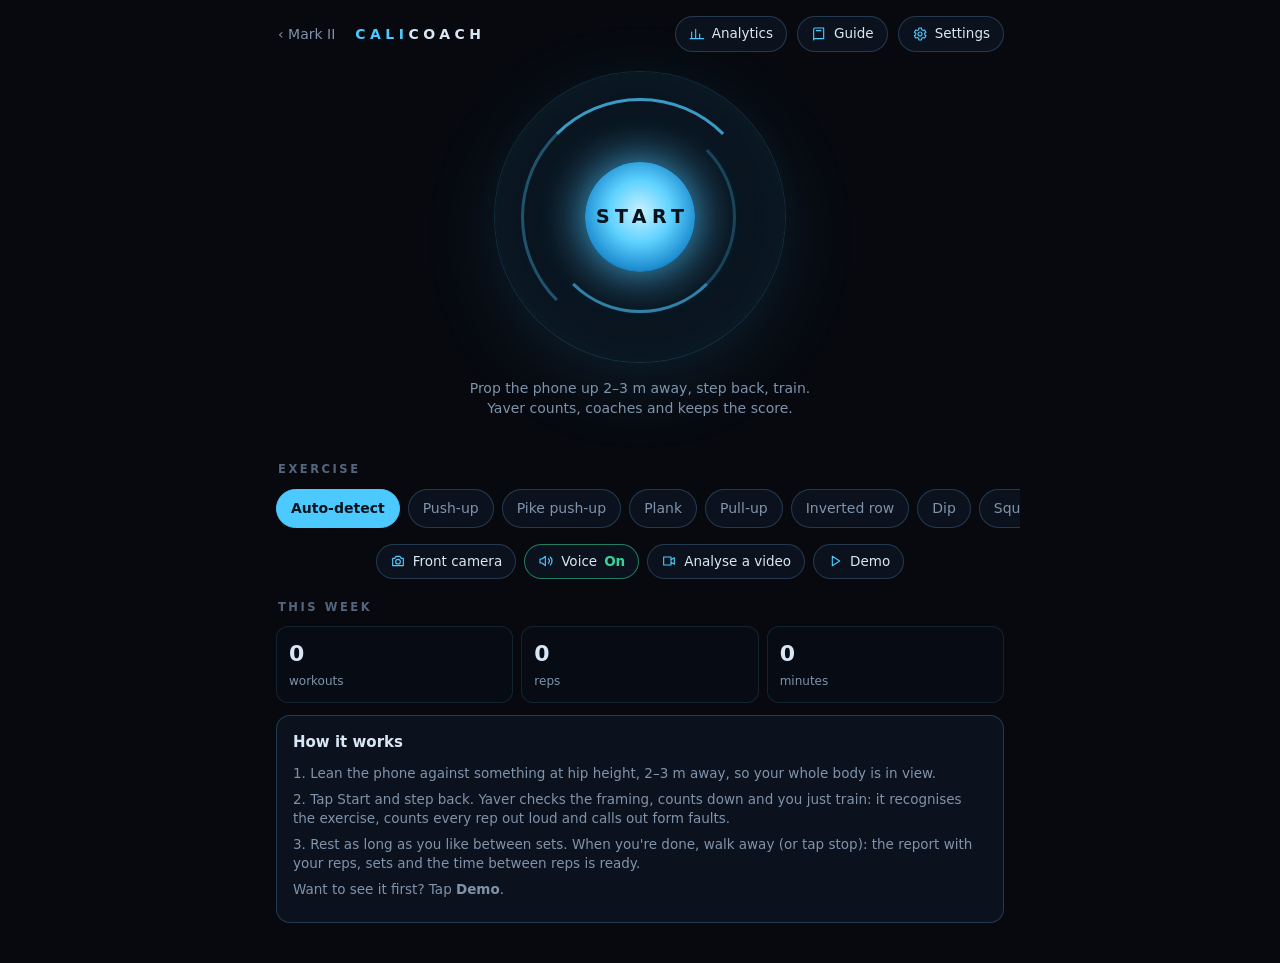
<file: gym/index.html>
<!DOCTYPE html>
<html lang="en">
<head>
  <meta charset="utf-8">
  <meta name="viewport" content="width=device-width, initial-scale=1, viewport-fit=cover">
  <title>CaliCoach · Yaver Mark II</title>
  <meta name="description" content="Calisthenics coach in Yaver Mark II: set the phone down and train. It recognises the exercise, counts reps, checks your form and shows the analytics after.">
  <meta name="theme-color" content="#07090f">
  <meta name="apple-mobile-web-app-capable" content="yes">
  <meta name="mobile-web-app-capable" content="yes">
  <meta name="apple-mobile-web-app-status-bar-style" content="black-translucent">
  <meta name="apple-mobile-web-app-title" content="CaliCoach">
  <link rel="manifest" href="manifest.webmanifest">
  <link rel="icon" href="../icons/yaver2c.svg" type="image/svg+xml">
  <link rel="icon" href="../icons/yaver2c-64.png" sizes="64x64">
  <link rel="apple-touch-icon" href="../icons/yaver2c-apple-180.png">
  <link rel="stylesheet" href="style.css?v=7">
  <script type="importmap">
    { "imports": { "@mediapipe/tasks-vision": "https://cdn.jsdelivr.net/npm/@mediapipe/tasks-vision@0.10.14/vision_bundle.mjs" } }
  </script>
</head>
<body>
  <!-- ================= HOME ================= -->
  <section id="view-home" class="view" aria-label="CaliCoach">
    <header class="top">
      <a class="back" href="../" aria-label="Back to Yaver Mark II">‹ Mark II</a>
      <div class="brand"><b>CALI</b>COACH</div>
      <div class="spacer"></div>
      <a class="pill icon-pill" href="#history" aria-label="Analytics and history"><svg viewBox="0 0 24 24"><path d="M4 19V9M10 19V5M16 19v-7M22 19H2"/></svg><span>Analytics</span></a>
      <a class="pill icon-pill" href="#guide" aria-label="Form guide"><svg viewBox="0 0 24 24"><path d="M4 5a2 2 0 0 1 2-2h13v16H6a2 2 0 0 0-2 2zM4 5v16M8 7h7"/></svg><span>Guide</span></a>
      <a class="pill icon-pill" href="#settings" aria-label="Settings"><svg viewBox="0 0 24 24"><circle cx="12" cy="12" r="3"/><path d="M19 12a7 7 0 0 0-.1-1.2l2-1.5-2-3.4-2.3 1a7 7 0 0 0-2-1.2L14.3 3h-4l-.4 2.7a7 7 0 0 0-2 1.2l-2.3-1-2 3.4 2 1.5a7 7 0 0 0 0 2.4l-2 1.5 2 3.4 2.3-1a7 7 0 0 0 2 1.2l.4 2.7h4l.4-2.7a7 7 0 0 0 2-1.2l2.3 1 2-3.4-2-1.5c.1-.4.1-.8.1-1.2z"/></svg><span>Settings</span></a>
    </header>

    <div class="orb-wrap">
      <button id="btnStart" class="orb" aria-label="Start training"><span class="core"><span class="label">START</span></span></button>
      <p class="orb-hint">Prop the phone up 2–3 m away, step back, train.<br>Yaver counts, coaches and keeps the score.</p>
      <p id="loadStatus" class="orb-status" aria-live="polite"></p>
    </div>

    <p class="section-label">Exercise</p>
    <div class="chips" id="exChips" role="radiogroup" aria-label="Exercise"></div>
    <div class="opts">
      <button class="pill" id="optFacing"><svg viewBox="0 0 24 24"><path d="M4 8h3l2-3h6l2 3h3v11H4z"/><circle cx="12" cy="13" r="3.5"/></svg><span id="facingLabel">Front camera</span></button>
      <button class="pill" id="optVoice"><svg viewBox="0 0 24 24"><path d="M11 5 6 9H3v6h3l5 4zM15.5 8.5a5 5 0 0 1 0 7M18.5 6a8.5 8.5 0 0 1 0 12"/></svg>Voice <span class="state" id="voiceState">On</span></button>
      <label class="pill" for="fileInput"><svg viewBox="0 0 24 24"><path d="M4 6h11v12H4zM15 10l5-3v10l-5-3"/></svg>Analyse a video<input type="file" id="fileInput" accept="video/*" hidden></label>
      <button class="pill" id="optDemo"><svg viewBox="0 0 24 24"><path d="M8 5v14l11-7z"/></svg>Demo</button>
    </div>

    <p class="section-label">This week</p>
    <div id="homeWeek"></div>
  </section>

  <!-- ================= TRAIN ================= -->
  <section id="view-train" class="view" aria-label="Training">
    <div class="stage">
      <video id="video" playsinline muted class="unseen"></video>
      <div class="stage-grid"></div>
      <canvas id="overlay"></canvas>

      <div id="frameCheck" class="frame-check" hidden>
        <div id="fcCount" class="count" hidden></div>
        <p id="fcMsg" class="msg">Step into view</p>
        <p id="fcMsg2" class="msg2">Prop the phone up 2–3 m away. Your whole body, head to feet, needs to be in view.</p>
        <div class="checks" id="fcChecks"><span data-k="body">Body</span><span data-k="head">Head</span><span data-k="feet">Feet</span><span data-k="still">Hold still</span></div>
        <div class="actions"><button class="btn" id="fcCancel">Cancel</button><button class="btn" id="fcSkip">Start now</button></div>
      </div>

      <div id="hud" class="hud" hidden>
        <div class="hud-top">
          <button class="ex-pill" id="exPill" aria-label="Exercise (tap to choose)"><span class="exn" id="exName">Ready</span><span class="exs" id="exSub">Start moving</span></button>
          <div class="hud-meta"><b id="timer">0:00</b><span id="hudSets">Set 1</span></div>
        </div>
        <div class="ring" id="ring">
          <svg viewBox="0 0 200 200"><circle class="track" cx="100" cy="100" r="92"/><circle class="fill" id="ringFill" cx="100" cy="100" r="92" stroke-dasharray="578" stroke-dashoffset="578"/></svg>
          <div class="inner">
            <div id="repCount" class="big">0</div>
            <div id="repSub" class="sub"><b id="cleanCount">0</b> clean</div>
          </div>
        </div>
        <div id="cue" class="cue" hidden></div>
        <div class="hud-bottom">
          <button class="round small" id="btnFlip" aria-label="Switch camera"><svg viewBox="0 0 24 24"><path d="M4 8h3l2-3h6l2 3h3v11H4z"/><path d="M9 13a3 3 0 0 1 5.2-2M15 13a3 3 0 0 1-5.2 2"/></svg></button>
          <button class="round" id="btnPause" aria-label="Pause"><svg viewBox="0 0 24 24"><path d="M9 5v14M15 5v14"/></svg></button>
          <button class="round stop" id="btnFinish" aria-label="Finish workout"><svg viewBox="0 0 24 24"><rect x="6" y="6" width="12" height="12" rx="2"/></svg></button>
          <button class="round small" id="btnCam" aria-label="Show camera picture" aria-pressed="false"><svg viewBox="0 0 24 24"><path d="M2 12s3.5-6 10-6 10 6 10 6-3.5 6-10 6S2 12 2 12z"/><circle cx="12" cy="12" r="2.5"/></svg></button>
        </div>
      </div>
    </div>
  </section>

  <!-- ================= REPORT (one workout) ================= -->
  <section id="view-report" class="view" aria-label="Workout report">
    <header class="top">
      <a class="back" href="#history" id="reportBack">‹ Analytics</a>
      <div class="spacer"></div>
      <a class="pill" href="#home">Done</a>
    </header>
    <div id="report"></div>
  </section>

  <!-- ================= ANALYTICS & HISTORY ================= -->
  <section id="view-history" class="view" aria-label="Analytics">
    <header class="top">
      <a class="back" href="#home">‹ CaliCoach</a>
      <div class="title">Analytics</div>
      <div class="spacer"></div>
    </header>
    <div id="history"></div>
  </section>

  <!-- ================= GUIDE ================= -->
  <section id="view-guide" class="view" aria-label="Form guide">
    <header class="top">
      <a class="back" href="#home">‹ CaliCoach</a>
      <div class="title">Form guide</div>
    </header>
    <div id="guide"></div>
  </section>

  <!-- ================= SETTINGS ================= -->
  <section id="view-settings" class="view" aria-label="Settings">
    <header class="top">
      <a class="back" href="#home">‹ CaliCoach</a>
      <div class="title">Settings</div>
    </header>
    <div class="card">
      <h2>Coaching</h2>
      <label class="toggle"><input type="checkbox" id="setVoice" checked><span>Voice: count reps out loud</span></label>
      <label class="toggle"><input type="checkbox" id="setVoiceCues" checked><span>Voice: form cues and rest updates</span></label>
      <label class="toggle"><input type="checkbox" id="setCam"><span>Show the camera picture while training (off: only your skeleton)</span></label>
      <label class="toggle"><input type="checkbox" id="setMirror" checked><span>Mirror the front camera</span></label>
      <label class="toggle"><input type="checkbox" id="setAutoEnd" checked><span>Finish the workout when I walk away (30 s out of view)</span></label>
      <label class="field"><span>Pose model</span>
        <select id="setModel"><option value="full">Full (accurate)</option><option value="lite">Lite (faster, older phones)</option><option value="heavy">Heavy (most accurate, slow)</option></select>
      </label>
    </div>
    <div class="card">
      <h2>Teach it your form</h2>
      <p class="hint">Record 20 seconds of an exercise (or of you just moving around: "Not exercising") and recognition adapts to your body, camera and style. Corrections in a workout report are learned the same way.</p>
      <label class="field"><span>Exercise</span><select id="teachEx"></select></label>
      <button class="btn wide" id="btnTeach">Record 20 s example</button>
      <p id="teachInfo" class="hint"></p>
      <button id="btnClearTeach" class="link danger">Forget my examples</button>
    </div>
    <div class="card" id="serverCard">
      <h2>Server (Supabase)</h2>
      <p class="hint">Uploads your 3D skeleton captures and workout summaries to your own Supabase project (never video). Yaver Mark One reads your results from here too. Set-up: gym/supabase/README.md.</p>
      <label class="field"><span>Project URL</span><input type="url" id="sbUrl" placeholder="https://xxxx.supabase.co" autocomplete="off" autocapitalize="off" spellcheck="false"></label>
      <label class="field"><span>Anon (public) key</span><input type="password" id="sbKey" placeholder="eyJhbGciOi…" autocomplete="off"></label>
      <div id="sbSignedOut">
        <label class="field"><span>Email</span><input type="email" id="sbEmail" placeholder="you@example.com" autocomplete="email"></label>
        <button class="btn wide" id="btnSbCode">Email me a sign-in code</button>
        <div id="sbCodeRow" class="row" style="margin-top:10px" hidden>
          <input type="text" id="sbCode" inputmode="numeric" maxlength="10" placeholder="6-digit code" autocomplete="one-time-code">
          <button class="btn" id="btnSbVerify">Sign in</button>
        </div>
      </div>
      <div id="sbSignedIn" hidden>
        <p class="hint">Signed in as <b id="sbWho"></b></p>
        <label class="toggle"><input type="checkbox" id="setAutoUpload" checked><span>Upload automatically after each workout</span></label>
        <div class="btns"><button class="btn" id="btnSbUpload">Upload now</button><button class="btn" id="btnSbOut">Sign out</button></div>
      </div>
      <p id="sbStatus" class="hint"></p>
    </div>
    <div class="card">
      <h2>Your data</h2>
      <p class="hint">Workouts are stored on this device. On iPhone, add CaliCoach to the Home Screen so they're kept, and export a backup now and then.</p>
      <div class="btns">
        <button id="btnExport" class="btn">Export backup</button>
        <button id="btnExportCsv" class="btn">Export reps (CSV)</button>
        <label class="btn" for="importInput">Import backup<input type="file" id="importInput" accept="application/json,.json" hidden></label>
        <button id="btnExportTrain" class="btn">Export training clips</button>
      </div>
      <button id="btnWipe" class="link danger">Delete all workouts</button>
      <p id="storageInfo" class="hint"></p>
    </div>
    <div class="card"><h2>About</h2><p class="hint" id="about"></p></div>
  </section>

  <div id="toast" class="toast" hidden></div>
  <div id="sheetBack" class="sheet-back" hidden></div>
  <div id="sheet" class="sheet" hidden role="dialog" aria-modal="true"><div class="grab"></div><div id="sheetBody"></div></div>

  <script type="module" src="app.js?v=7"></script>
</body>
</html>
</file>
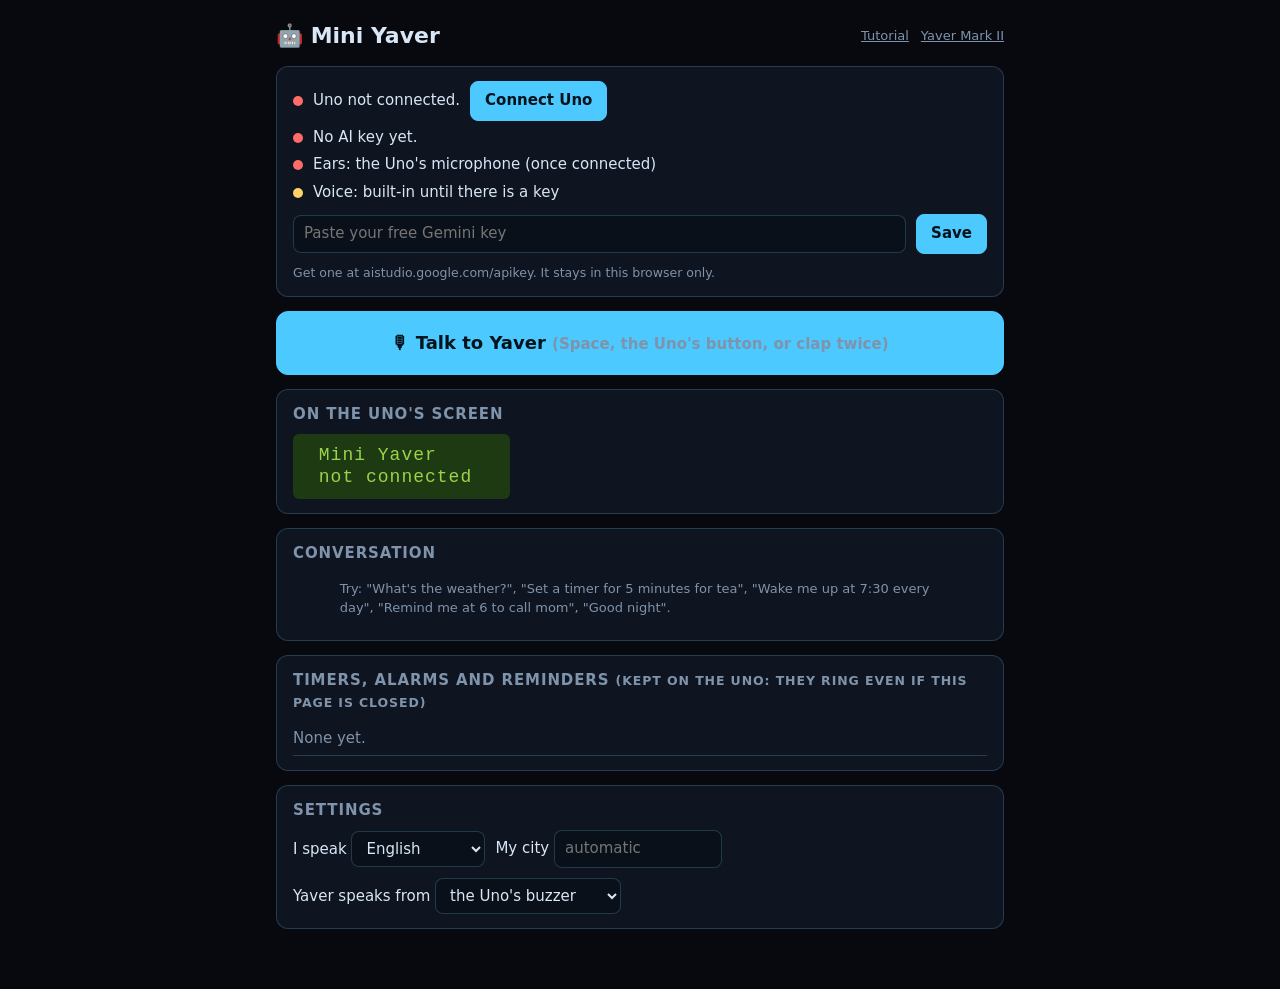
<file: mini-yaver/index.html>
<!doctype html>
<html lang="en">
<head>
  <meta charset="utf-8" />
  <meta name="viewport" content="width=device-width, initial-scale=1" />
  <title>Mini Yaver</title>
  <meta name="theme-color" content="#07090f" />
  <link rel="icon" href="../icons/yaver2c.svg" type="image/svg+xml" />
  <style>
    :root { --bg: #07090f; --panel: #0e1420; --line: rgba(120, 200, 255, 0.22); --text: #d8e6f5; --muted: #7f93ab; --accent: #4cc9ff; --ok: #06d6a0; --warn: #ffd166; --bad: #ff6b6b; --lcd: #9bd34a; --lcd-bg: #1d3a12; }
    * { box-sizing: border-box; }
    body { margin: 0; background: var(--bg); color: var(--text); font: 15px/1.45 system-ui, -apple-system, "Segoe UI", sans-serif; }
    main { max-width: 760px; margin: 0 auto; padding: 20px 16px 60px; }
    header { display: flex; align-items: center; gap: 12px; flex-wrap: wrap; }
    header h1 { margin: 0; font-size: 22px; flex: 1; }
    header a { color: var(--muted); font-size: 13px; }
    .card { background: var(--panel); border: 1px solid var(--line); border-radius: 12px; padding: 14px 16px; margin-top: 14px; }
    .row { display: flex; gap: 10px; align-items: center; flex-wrap: wrap; }
    .dot { width: 10px; height: 10px; border-radius: 50%; background: var(--bad); flex: none; }
    .dot.ok { background: var(--ok); } .dot.warn { background: var(--warn); }
    .status { display: grid; grid-template-columns: auto 1fr; gap: 6px 10px; align-items: center; }
    button { font: inherit; color: var(--text); background: #16233a; border: 1px solid var(--line); border-radius: 8px; padding: 8px 14px; cursor: pointer; }
    button:hover { border-color: var(--accent); }
    button.primary { background: var(--accent); color: #04121c; border-color: var(--accent); font-weight: 600; }
    #talk { width: 100%; padding: 18px; font-size: 18px; margin-top: 14px; border-radius: 12px; }
    #talk.on { background: var(--bad); border-color: var(--bad); color: #fff; }
    .lcd { font: 18px/1.25 ui-monospace, Menlo, monospace; background: var(--lcd-bg); color: var(--lcd); padding: 10px 14px; border-radius: 6px; white-space: pre; letter-spacing: 1px; display: inline-block; min-width: 18ch; }
    #log { max-height: 340px; overflow: auto; display: flex; flex-direction: column; gap: 8px; }
    .msg { padding: 8px 12px; border-radius: 10px; max-width: 90%; }
    .msg.you { align-self: flex-end; background: #16233a; }
    .msg.yaver { align-self: flex-start; background: #102a22; }
    .msg.note { align-self: center; color: var(--muted); font-size: 13px; }
    ul.alarms { list-style: none; padding: 0; margin: 0; }
    ul.alarms li { display: flex; gap: 10px; align-items: center; padding: 6px 0; border-bottom: 1px solid var(--line); }
    ul.alarms li span { flex: 1; }
    input, select { font: inherit; color: var(--text); background: #0a101a; border: 1px solid var(--line); border-radius: 8px; padding: 7px 10px; }
    small, .muted { color: var(--muted); }
    h2 { font-size: 15px; margin: 0 0 8px; color: var(--muted); font-weight: 600; text-transform: uppercase; letter-spacing: .06em; }
    button.mini { padding: 2px 8px; font-size: 12px; margin-left: 6px; }
    #banner { display: none; background: var(--warn); color: #231a00; padding: 10px 14px; border-radius: 10px; margin-top: 14px; cursor: pointer; }
  </style>
</head>
<body>
<main>
  <header>
    <h1>🤖 Mini Yaver</h1>
    <a href="../#academy/mini-yaver">Tutorial</a>
    <a href="../">Yaver Mark II</a>
  </header>

  <div id="banner">Click anywhere so Yaver can speak (the browser needs one click after a reload).</div>

  <div class="card">
    <div class="status">
      <i class="dot" id="d-uno"></i><div class="row"><span id="s-uno">Uno not connected.</span><button class="primary" id="connect">Connect Uno</button></div>
      <i class="dot" id="d-brain"></i><span id="s-brain">Checking the AI key…</span>
      <i class="dot" id="d-mic"></i><span id="s-mic">Ears: …</span>
      <i class="dot" id="d-voice"></i><span id="s-voice">Voice: loading…</span>
    </div>
    <form id="keyform" class="row" style="display:none;margin-top:10px">
      <input name="key" type="password" placeholder="Paste your free Gemini key" style="flex:1;min-width:220px" autocomplete="off" />
      <button class="primary">Save</button>
      <small>Get one at aistudio.google.com/apikey. It stays in this browser only.</small>
    </form>
  </div>

  <button id="talk" class="primary">🎙 Talk to Yaver <small>(Space, the Uno's button, or clap twice)</small></button>

  <div class="card">
    <h2>On the Uno's screen</h2>
    <div class="lcd" id="lcd">
                </div>
  </div>

  <div class="card">
    <h2>Conversation</h2>
    <div id="log"><div class="msg note">Try: "What's the weather?", "Set a timer for 5 minutes for tea", "Wake me up at 7:30 every day", "Remind me at 6 to call mom", "Good night".</div></div>
  </div>

  <div class="card">
    <h2>Timers, alarms and reminders <small>(kept on the Uno: they ring even if this page is closed)</small></h2>
    <ul class="alarms" id="alarms"><li><span class="muted">None yet.</span></li></ul>
  </div>

  <div class="card">
    <h2>Settings</h2>
    <div class="row">
      <label>I speak <select id="lang">
        <option value="en-US">English</option><option value="en-GB">English (UK)</option><option value="tr-TR">Türkçe</option><option value="ru-RU">Русский</option><option value="kk-KZ">Қазақша</option>
      </select></label>
      <label>My city <input id="city" placeholder="automatic" size="14" /></label>
      <label>Yaver speaks from <select id="voiceout">
        <option value="uno">the Uno's buzzer</option><option value="mac">the Mac's speakers</option>
      </select></label>
    </div>
  </div>
</main>
<script type="module" src="app.js?v=32"></script>
</body>
</html>
</file>
<file: gym/style.css>
/* CaliCoach: Yaver Mark II's look (navy-black, blue grid, cyan accent, glowing orb). */
:root {
  --bg: #07090f;
  --panel: rgba(14, 20, 32, 0.88);
  --panel2: rgba(22, 32, 50, 0.9);
  --line: rgba(120, 200, 255, 0.22);
  --line2: rgba(120, 200, 255, 0.45);
  --text: #d8e6f5;
  --muted: #7f93ab;
  --dim: #55667c;
  --accent: #4cc9ff;
  --ink: #03121c;
  --good: #34d399;
  --warn: #fbbf24;
  --bad: #f87171;
  --push: #4cc9ff;
  --pull: #a78bfa;
  --legs: #34d399;
  --core: #fbbf24;
  --r: 14px;
  --sb: env(safe-area-inset-bottom, 0px);
  --st: env(safe-area-inset-top, 0px);
  color-scheme: dark;
}
* { box-sizing: border-box; -webkit-tap-highlight-color: transparent; }
html, body { margin: 0; min-height: 100%; background: var(--bg); color: var(--text); font: 15px/1.45 system-ui, -apple-system, "Segoe UI", sans-serif; overscroll-behavior: none; }
body::before {
  content: ""; position: fixed; inset: 0; z-index: -1; pointer-events: none;
  background:
    radial-gradient(circle at 50% 38%, rgba(76, 201, 255, 0.09), transparent 55%),
    repeating-radial-gradient(circle at 50% 38%, transparent 0 62px, rgba(76, 201, 255, 0.045) 62px 63px),
    repeating-linear-gradient(0deg, transparent 0 47px, rgba(76, 201, 255, 0.035) 47px 48px),
    repeating-linear-gradient(90deg, transparent 0 47px, rgba(76, 201, 255, 0.035) 47px 48px);
}
button, select, input { font: inherit; color: inherit; }
button { cursor: pointer; }
a { color: var(--accent); }
h1, h2, h3, p { margin: 0; }
[hidden] { display: none !important; }
.muted { color: var(--muted); }
.dim { color: var(--dim); }
.mono { font-variant-numeric: tabular-nums; }

/* ---------- views ---------- */
.view { display: none; min-height: 100vh; padding: calc(14px + var(--st)) 16px calc(28px + var(--sb)); max-width: 760px; margin: 0 auto; }
.view.active { display: block; }

/* ---------- top bar ---------- */
.top { display: flex; align-items: center; gap: 10px; margin-bottom: 18px; min-height: 40px; }
.back { color: var(--muted); text-decoration: none; font-size: 14px; padding: 6px 10px 6px 2px; border: 0; background: none; white-space: nowrap; }
.back:hover { color: var(--text); }
.brand { font-weight: 700; letter-spacing: 0.32em; font-size: 14px; white-space: nowrap; }
.brand b { color: var(--accent); }
.brand span { color: var(--muted); font-weight: 400; }
.title { font-size: 13px; letter-spacing: 0.22em; text-transform: uppercase; color: var(--muted); font-weight: 600; }
.spacer { flex: 1; }
.pill { display: inline-flex; align-items: center; gap: 7px; padding: 7px 13px; border-radius: 999px; background: var(--panel); border: 1px solid var(--line); color: var(--text); font-size: 13.5px; text-decoration: none; white-space: nowrap; }
.pill:hover { border-color: var(--line2); }
.pill svg { width: 16px; height: 16px; stroke: var(--accent); fill: none; stroke-width: 1.7; stroke-linecap: round; stroke-linejoin: round; }
.pill.on { border-color: rgba(52, 211, 153, 0.55); }
.pill .state { color: var(--good); font-weight: 600; }
.pill .state.off { color: var(--muted); }
.icon-pill { padding: 8px; }
.icon-pill span { display: none; }
@media (min-width: 560px) { .icon-pill { padding: 7px 13px; } .icon-pill span { display: inline; } }

/* ---------- home ---------- */
.orb-wrap { display: flex; flex-direction: column; align-items: center; margin: 8px 0 18px; }
.orb { position: relative; width: min(64vw, 290px); aspect-ratio: 1; border-radius: 50%; border: 0; padding: 0; background: radial-gradient(circle at 50% 50%, #0d1826 0%, #070b12 68%); box-shadow: 0 0 0 1px rgba(76, 201, 255, 0.16), 0 0 60px rgba(76, 201, 255, 0.14) inset, 0 20px 80px rgba(76, 201, 255, 0.12); color: var(--text); }
.orb::before, .orb::after { content: ""; position: absolute; border-radius: 50%; border: 3px solid transparent; }
.orb::before { inset: 9%; border-top-color: rgba(76, 201, 255, 0.75); border-left-color: rgba(76, 201, 255, 0.35); animation: spin 9s linear infinite; }
.orb::after { inset: 17%; border-bottom-color: rgba(76, 201, 255, 0.6); border-right-color: rgba(76, 201, 255, 0.25); animation: spin 13s linear infinite reverse; }
.orb .core { position: absolute; inset: 31%; border-radius: 50%; background: radial-gradient(circle at 50% 45%, #c9f1ff 0%, #5fd2ff 38%, #1f8fd1 70%, rgba(31, 143, 209, 0) 100%); box-shadow: 0 0 40px rgba(76, 201, 255, 0.75), 0 0 110px rgba(76, 201, 255, 0.35); display: flex; align-items: center; justify-content: center; transition: transform 0.25s; }
.orb:hover .core, .orb:focus-visible .core { transform: scale(1.06); }
.orb .label { position: relative; z-index: 1; color: #04121c; font-weight: 800; letter-spacing: 0.28em; font-size: clamp(15px, 4.4vw, 19px); padding-left: 0.28em; }
.orb:disabled .core { filter: grayscale(0.6) brightness(0.7); }
@keyframes spin { to { transform: rotate(360deg); } }
.orb-hint { margin-top: 16px; color: var(--muted); text-align: center; font-size: 14px; }
.orb-status { margin-top: 6px; color: var(--accent); font-size: 13px; min-height: 18px; text-align: center; }

.chips { display: flex; gap: 8px; overflow-x: auto; padding: 2px 2px 10px; scrollbar-width: none; margin: 0 -16px; padding-left: 16px; padding-right: 16px; }
.chips::-webkit-scrollbar { display: none; }
.chip { flex: none; padding: 8px 14px; border-radius: 999px; border: 1px solid var(--line); background: var(--panel); color: var(--muted); font-size: 14px; }
.chip.on { color: var(--ink); background: var(--accent); border-color: var(--accent); font-weight: 650; }
.opts { display: flex; flex-wrap: wrap; gap: 8px; justify-content: center; margin: 6px 0 20px; }
.section-label { font-size: 11.5px; letter-spacing: 0.22em; text-transform: uppercase; color: var(--dim); margin: 6px 2px 10px; font-weight: 600; }

/* ---------- cards ---------- */
.card { background: var(--panel); border: 1px solid var(--line); border-radius: var(--r); padding: 16px; margin-bottom: 12px; }
.card h2 { font-size: 15px; font-weight: 650; margin-bottom: 10px; }
.card h2 small { color: var(--muted); font-weight: 400; font-size: 12.5px; }
.card.link { cursor: pointer; }
.card.link:hover { border-color: var(--line2); }
.stats { display: grid; grid-template-columns: repeat(3, 1fr); gap: 8px; }
.stats.four { grid-template-columns: repeat(2, 1fr); }
@media (min-width: 560px) { .stats.four { grid-template-columns: repeat(4, 1fr); } }
.stat { background: rgba(8, 14, 24, 0.7); border: 1px solid rgba(120, 200, 255, 0.12); border-radius: 12px; padding: 11px 12px; }
.stat b { display: block; font-size: 22px; font-weight: 700; font-variant-numeric: tabular-nums; letter-spacing: -0.01em; }
.stat span { color: var(--muted); font-size: 12px; }
.stat.hero b { color: var(--accent); }
.row { display: flex; align-items: center; justify-content: space-between; gap: 10px; }
.kv { display: flex; justify-content: space-between; gap: 10px; padding: 7px 0; border-top: 1px solid rgba(120, 200, 255, 0.1); font-size: 14px; }
.kv:first-of-type { border-top: 0; }
.kv span { color: var(--muted); }
.kv b { font-weight: 600; font-variant-numeric: tabular-nums; }
.tag { display: inline-block; padding: 3px 9px; border-radius: 999px; font-size: 12px; background: rgba(120, 200, 255, 0.08); border: 1px solid rgba(120, 200, 255, 0.16); color: var(--muted); margin: 2px 4px 2px 0; }
.tag.warn { color: var(--warn); border-color: rgba(251, 191, 36, 0.3); background: rgba(251, 191, 36, 0.08); }
.tag.good { color: var(--good); border-color: rgba(52, 211, 153, 0.3); background: rgba(52, 211, 153, 0.08); }
.score { font-weight: 700; font-variant-numeric: tabular-nums; }
.dot { display: inline-block; width: 9px; height: 9px; border-radius: 50%; margin-right: 7px; vertical-align: 1px; }

.btn { display: inline-flex; align-items: center; justify-content: center; gap: 8px; border-radius: 12px; padding: 12px 16px; font-weight: 650; border: 1px solid var(--line); background: var(--panel2); color: var(--text); text-decoration: none; }
.btn:hover { border-color: var(--line2); }
.btn.primary { background: var(--accent); color: var(--ink); border-color: var(--accent); }
.btn.wide { width: 100%; }
.btn.danger { color: var(--bad); }
.btn:disabled { opacity: 0.4; cursor: default; }
.btns { display: flex; flex-wrap: wrap; gap: 8px; margin: 10px 0; }
.btns > * { flex: 1 1 140px; }
.link { background: none; border: 0; color: var(--accent); padding: 8px 0; font-size: 14px; }
.link.danger { color: var(--bad); }

/* lists */
.item { display: flex; gap: 12px; align-items: center; background: var(--panel); border: 1px solid var(--line); border-radius: var(--r); padding: 13px 14px; margin-bottom: 9px; cursor: pointer; }
.item:hover { border-color: var(--line2); }
.item .when { min-width: 54px; text-align: center; }
.item .when b { display: block; font-size: 20px; line-height: 1.1; }
.item .when span { font-size: 11px; color: var(--muted); text-transform: uppercase; letter-spacing: 0.12em; }
.item .what { flex: 1; min-width: 0; }
.item .what p { color: var(--muted); font-size: 13px; margin-top: 3px; }
.item .go { color: var(--dim); font-size: 20px; }
.empty { color: var(--muted); text-align: center; padding: 40px 18px; }

/* forms */
.field { display: block; margin: 10px 0; }
.field > span { display: block; color: var(--muted); font-size: 12.5px; margin-bottom: 5px; }
input[type=url], input[type=password], input[type=email], input[type=text], select { width: 100%; background: rgba(8, 14, 24, 0.8); border: 1px solid var(--line); border-radius: 10px; padding: 10px 11px; font-size: 16px; color: var(--text); }
select { padding: 9px 10px; font-size: 15px; }
.toggle { display: flex; align-items: center; gap: 12px; padding: 9px 0; font-size: 14.5px; }
.toggle input { width: 21px; height: 21px; accent-color: var(--accent); flex: none; }
.hint { color: var(--muted); font-size: 13.5px; margin: 6px 0; }

/* ---------- training stage ---------- */
#view-train { padding: 0; max-width: none; }
.stage { position: fixed; inset: 0; overflow: hidden; background: var(--bg); }
.stage::before { content: ""; position: absolute; inset: 0; background: inherit; }
#video, #overlay { position: absolute; inset: 0; width: 100%; height: 100%; object-fit: contain; }
#video.unseen { opacity: 0; }
#video.mirror, #overlay.mirror { transform: scaleX(-1); }
.stage-grid { position: absolute; inset: 0; pointer-events: none; background:
  radial-gradient(circle at 50% 46%, rgba(76, 201, 255, 0.08), transparent 60%),
  repeating-linear-gradient(0deg, transparent 0 47px, rgba(76, 201, 255, 0.04) 47px 48px),
  repeating-linear-gradient(90deg, transparent 0 47px, rgba(76, 201, 255, 0.04) 47px 48px); }
.hud { position: absolute; inset: 0; pointer-events: none; display: flex; flex-direction: column; align-items: center; }
.hud button { pointer-events: auto; }
.hud-top { width: 100%; display: flex; align-items: flex-start; justify-content: space-between; padding: calc(14px + var(--st)) 16px 0; gap: 10px; }
.ex-pill { pointer-events: auto; display: flex; flex-direction: column; align-items: flex-start; gap: 2px; background: var(--panel); border: 1px solid var(--line); border-radius: 14px; padding: 8px 14px; text-align: left; }
.ex-pill .exn { font-weight: 750; letter-spacing: 0.2em; text-transform: uppercase; font-size: clamp(13px, 3.6vw, 17px); color: var(--text); }
.ex-pill .exs { font-size: 12px; color: var(--muted); letter-spacing: 0.06em; }
.ex-pill .lock { color: var(--accent); }
.hud-meta { text-align: right; font-variant-numeric: tabular-nums; }
.hud-meta b { display: block; font-size: clamp(18px, 5vw, 26px); font-weight: 700; letter-spacing: 0.04em; }
.hud-meta span { font-size: 12px; color: var(--muted); letter-spacing: 0.16em; text-transform: uppercase; }

.ring { position: relative; width: min(76vw, 52vh, 460px); aspect-ratio: 1; margin-top: clamp(10px, 4vh, 40px); }
.ring svg { position: absolute; inset: 0; width: 100%; height: 100%; transform: rotate(-90deg); }
.ring .track { fill: none; stroke: rgba(76, 201, 255, 0.12); stroke-width: 5; }
.ring .fill { fill: none; stroke: var(--accent); stroke-width: 5; stroke-linecap: round; filter: drop-shadow(0 0 8px rgba(76, 201, 255, 0.8)); transition: stroke-dashoffset 0.1s linear, stroke 0.3s; }
.ring.rest .fill { stroke: var(--good); filter: drop-shadow(0 0 8px rgba(52, 211, 153, 0.7)); }
.ring .inner { position: absolute; inset: 0; display: flex; flex-direction: column; align-items: center; justify-content: center; text-align: center; }
.big { font-size: min(27vw, 21vh, 190px); font-weight: 800; line-height: 0.95; letter-spacing: -0.04em; font-variant-numeric: tabular-nums; text-shadow: 0 0 40px rgba(76, 201, 255, 0.35); }
.big.bump { animation: bump 0.4s ease-out; }
@keyframes bump { 0% { transform: scale(1.14); color: var(--accent); } 100% { transform: scale(1); } }
.big.timer { font-size: min(17vw, 14vh, 120px); color: var(--good); text-shadow: 0 0 40px rgba(52, 211, 153, 0.35); }
.sub { margin-top: 8px; font-size: clamp(13px, 3.6vw, 18px); color: var(--muted); letter-spacing: 0.14em; text-transform: uppercase; }
.sub b { color: var(--text); }
.cue { position: absolute; left: 50%; transform: translateX(-50%); bottom: calc(108px + var(--sb)); max-width: min(92vw, 640px); text-align: center; font-weight: 700; font-size: clamp(18px, 5vw, 30px); padding: 12px 22px; border-radius: 16px; background: rgba(248, 113, 113, 0.14); border: 1px solid rgba(248, 113, 113, 0.55); color: #ffd4d4; }
.cue.ok { background: rgba(52, 211, 153, 0.12); border-color: rgba(52, 211, 153, 0.5); color: #c9f7e3; }
.cue.info { background: var(--panel); border-color: var(--line); color: var(--text); }
.hud-bottom { position: absolute; left: 0; right: 0; bottom: calc(22px + var(--sb)); display: flex; justify-content: center; gap: 16px; }
.round { width: 54px; height: 54px; border-radius: 50%; border: 1px solid var(--line); background: var(--panel); color: var(--text); display: flex; align-items: center; justify-content: center; }
.round svg { width: 22px; height: 22px; stroke: currentColor; fill: none; stroke-width: 1.8; stroke-linecap: round; stroke-linejoin: round; }
.round.stop { color: var(--bad); border-color: rgba(248, 113, 113, 0.45); }
.round.small { width: 44px; height: 44px; }
.round.small svg { width: 18px; height: 18px; }

/* framing / countdown overlay */
.frame-check { position: absolute; inset: 0; display: flex; flex-direction: column; align-items: center; justify-content: center; text-align: center; padding: 24px; pointer-events: none; }
.frame-check button { pointer-events: auto; }
.frame-check .msg { font-size: clamp(22px, 6vw, 38px); font-weight: 750; max-width: 680px; line-height: 1.2; }
.frame-check .msg2 { margin-top: 10px; color: var(--muted); font-size: clamp(14px, 3.8vw, 18px); max-width: 560px; }
.frame-check .count { font-size: min(40vw, 34vh); font-weight: 800; color: var(--accent); text-shadow: 0 0 60px rgba(76, 201, 255, 0.6); line-height: 1; }
.frame-check .checks { display: flex; gap: 8px; margin-top: 18px; flex-wrap: wrap; justify-content: center; }
.frame-check .checks span { font-size: 13px; padding: 5px 11px; border-radius: 999px; border: 1px solid var(--line); color: var(--muted); background: var(--panel); }
.frame-check .checks span.ok { color: var(--good); border-color: rgba(52, 211, 153, 0.45); }
.frame-check .actions { position: absolute; bottom: calc(26px + var(--sb)); display: flex; gap: 10px; }

.toast { position: fixed; left: 50%; transform: translateX(-50%); top: calc(84px + var(--st)); z-index: 40; max-width: min(92vw, 520px); background: rgba(10, 16, 26, 0.96); border: 1px solid var(--line2); border-radius: 14px; padding: 12px 16px; font-size: 14.5px; text-align: center; box-shadow: 0 10px 40px rgba(0, 0, 0, 0.5); }

/* ---------- report ---------- */
.report-hero { text-align: center; margin: 6px 0 16px; }
.report-hero .title { margin-bottom: 4px; }
.report-hero h1 { font-size: 22px; font-weight: 700; }
.legend { display: flex; flex-wrap: wrap; gap: 6px 14px; font-size: 12px; color: var(--muted); margin: 8px 0 2px; }
.legend i { display: inline-block; width: 10px; height: 10px; border-radius: 3px; margin-right: 6px; vertical-align: -1px; }
.chart { width: 100%; height: auto; display: block; }
.chart text { fill: var(--muted); font-size: 10px; paint-order: stroke; stroke: #0a1018; stroke-width: 3px; stroke-linejoin: round; }
.ex-card .head { display: flex; align-items: center; justify-content: space-between; margin-bottom: 8px; }
.ex-card .head h2 { margin: 0; }
.set-card { border-left: 3px solid var(--accent); }
.rhythm { margin: 8px 0 4px; }
table.reps { width: 100%; border-collapse: collapse; font-size: 13.5px; margin-top: 8px; }
table.reps th { color: var(--muted); font-weight: 500; text-align: left; padding: 6px 4px; font-size: 12px; }
table.reps td { padding: 8px 4px; border-top: 1px solid rgba(120, 200, 255, 0.1); font-variant-numeric: tabular-nums; }
table.reps tr.tap { cursor: pointer; }
table.reps tr.tap:hover td { background: rgba(76, 201, 255, 0.05); }
.rec { border-left: 2px solid var(--accent); padding: 4px 0 4px 12px; margin: 10px 0; }
.rec b { display: block; font-size: 14.5px; }
.rec p { margin-top: 3px; color: var(--muted); font-size: 14px; }
.bar-h { height: 7px; border-radius: 4px; background: rgba(120, 200, 255, 0.08); overflow: hidden; margin: 4px 0 10px; }
.bar-h i { display: block; height: 100%; background: var(--warn); border-radius: 4px; }
details.more summary { cursor: pointer; color: var(--accent); font-size: 14px; margin-top: 6px; list-style: none; }
details.more summary::-webkit-details-marker { display: none; }

/* ---------- sheet (rep replay) ---------- */
.sheet-back { position: fixed; inset: 0; background: rgba(2, 4, 8, 0.65); z-index: 30; backdrop-filter: blur(2px); }
.sheet { position: fixed; left: 50%; transform: translateX(-50%); bottom: 0; width: min(100%, 760px); max-height: 92vh; overflow-y: auto; background: #0a111c; border: 1px solid var(--line); border-bottom: 0; border-radius: 20px 20px 0 0; z-index: 31; padding: 8px 16px calc(20px + var(--sb)); }
.grab { width: 40px; height: 5px; border-radius: 3px; background: var(--line2); margin: 4px auto 12px; }
.opt { display: flex; justify-content: space-between; align-items: center; width: 100%; text-align: left; background: var(--panel); border: 1px solid var(--line); border-radius: 12px; padding: 13px 14px; margin: 6px 0; }
.opt.on { border-color: var(--accent); }
.opt small { color: var(--muted); }
.v3d { position: relative; background: #060a11; border: 1px solid var(--line); border-radius: 14px; overflow: hidden; }
#v3dCanvas { display: block; width: 100%; aspect-ratio: 1 / 1; touch-action: none; }
.v3dlabels { position: absolute; inset: 0; pointer-events: none; }
.v3dlabels .lbl { position: absolute; transform: translate(12px, -50%); background: rgba(6, 10, 17, 0.88); border: 1px solid #d8e6f5; color: #fff; font-size: 12px; font-weight: 700; padding: 2px 6px; border-radius: 8px; white-space: nowrap; }
.v3dlabels .lbl.ref { border-color: var(--good); color: #b6f3dc; transform: translate(12px, 60%); }
.v3dviews { position: absolute; top: 8px; right: 8px; display: flex; gap: 4px; }
.v3dviews button { background: rgba(6, 10, 17, 0.85); border: 1px solid var(--line); border-radius: 8px; padding: 5px 8px; font-size: 12px; }
.replay { background: #060a11; border: 1px solid var(--line); border-radius: 14px; overflow: hidden; }
#replayCanvas { display: block; width: 100%; aspect-ratio: 4 / 3; }
.playbar { display: flex; align-items: center; gap: 10px; margin-top: 10px; }
.playbar .round { width: 46px; height: 46px; flex: none; background: var(--accent); color: var(--ink); border: 0; font-size: 15px; }
.playbar input[type=range] { flex: 1; accent-color: var(--accent); }
.playbar .btn { padding: 9px 12px; flex: none; }
.toggles { display: flex; gap: 16px; flex-wrap: wrap; }
.toggles .toggle { padding: 4px 0; font-size: 14px; }

/* guide */
.guide-ex summary { font-weight: 650; font-size: 16px; cursor: pointer; list-style: none; display: flex; justify-content: space-between; }
.guide-ex summary::-webkit-details-marker { display: none; }
.guide-ex summary::after { content: "+"; color: var(--accent); font-weight: 400; }
.guide-ex[open] summary::after { content: "–"; }
.guide-ex h3 { font-size: 12px; letter-spacing: 0.18em; text-transform: uppercase; color: var(--dim); margin: 14px 0 6px; }
.guide-ex ul { padding-left: 18px; margin: 4px 0; }
.guide-ex li { margin: 4px 0; font-size: 14.5px; }
.sources a { display: block; margin: 5px 0; font-size: 13.5px; }
.repchart, .repchart .repline { cursor: pointer; }
.timeline .tl-set { cursor: pointer; }

/* ---- training layout: numbers on top (left on a laptop), skeleton below (right) so they never overlap */
#video, #overlay { top: 44%; bottom: calc(92px + var(--sb)); height: auto; }
.hud { bottom: auto; height: 44%; justify-content: flex-start; }
.ring { width: min(64vw, calc(44vh - 96px), 460px); margin-top: 8px; }
.big { font-size: min(24vw, calc((44vh - 96px) * 0.42), 190px); }
.big.timer { font-size: min(16vw, calc((44vh - 96px) * 0.27), 120px); }
.cue { bottom: calc(96px + var(--sb)); }
.hud-bottom { position: fixed; }
.frame-check { bottom: auto; height: 44%; justify-content: flex-end; padding-bottom: 8px; }
.frame-check .count { font-size: min(30vw, 26vh); }
.frame-check .actions { position: fixed; }
@media (orientation: landscape) and (min-width: 640px) {
  #video, #overlay { top: 0; left: 44%; width: 56%; bottom: calc(86px + var(--sb)); }
  .hud { height: 100%; width: 44%; justify-content: center; }
  .hud-top { position: absolute; top: 0; left: 0; width: 100vw; }
  .ring { width: min(36vw, 62vh, 460px); }
  .big { font-size: min(14vw, 24vh, 190px); }
  .big.timer { font-size: min(9vw, 15vh, 120px); }
  .frame-check { height: 100%; width: 44%; justify-content: center; }
  .cue { left: 22%; max-width: 40vw; }
}
.cue { position: fixed; }
.frame-check .actions { left: 50%; transform: translateX(-50%); }
@media (orientation: landscape) and (min-width: 640px) { .cue { left: 22%; } }
</file>
